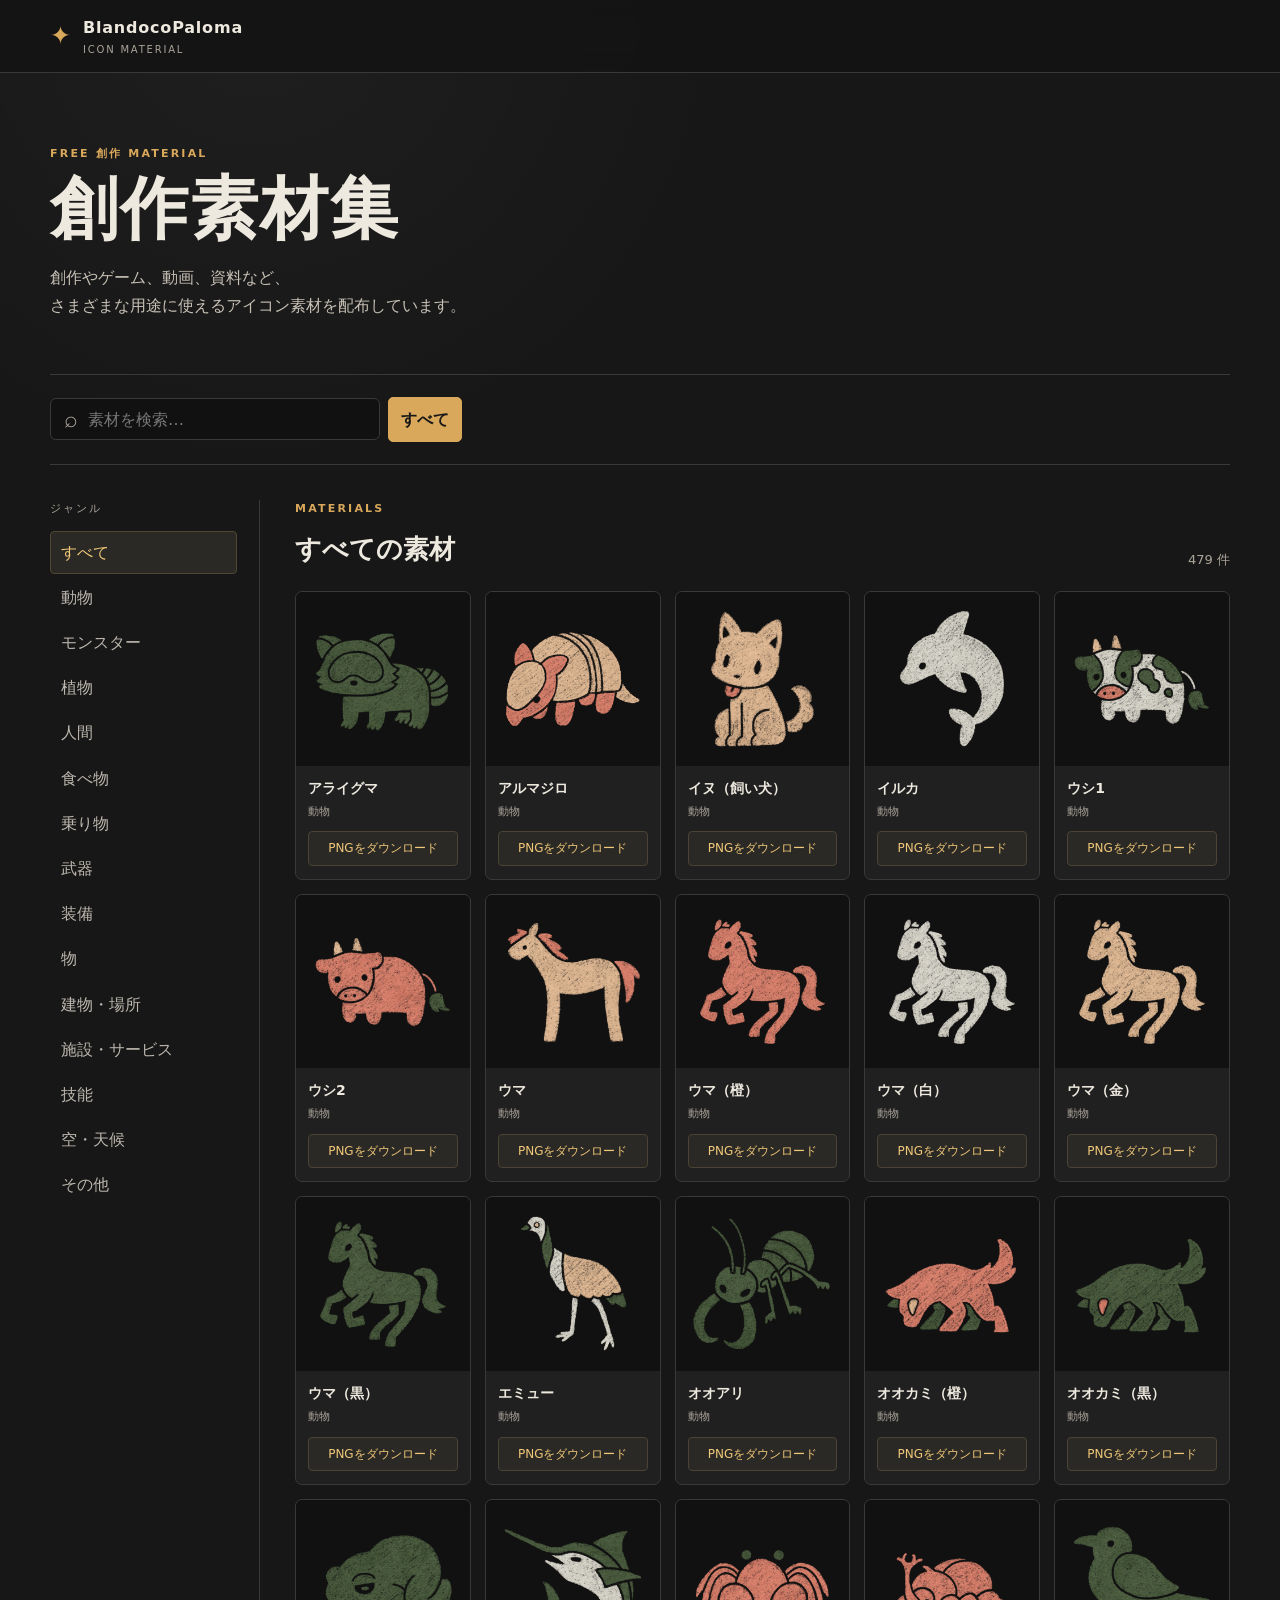
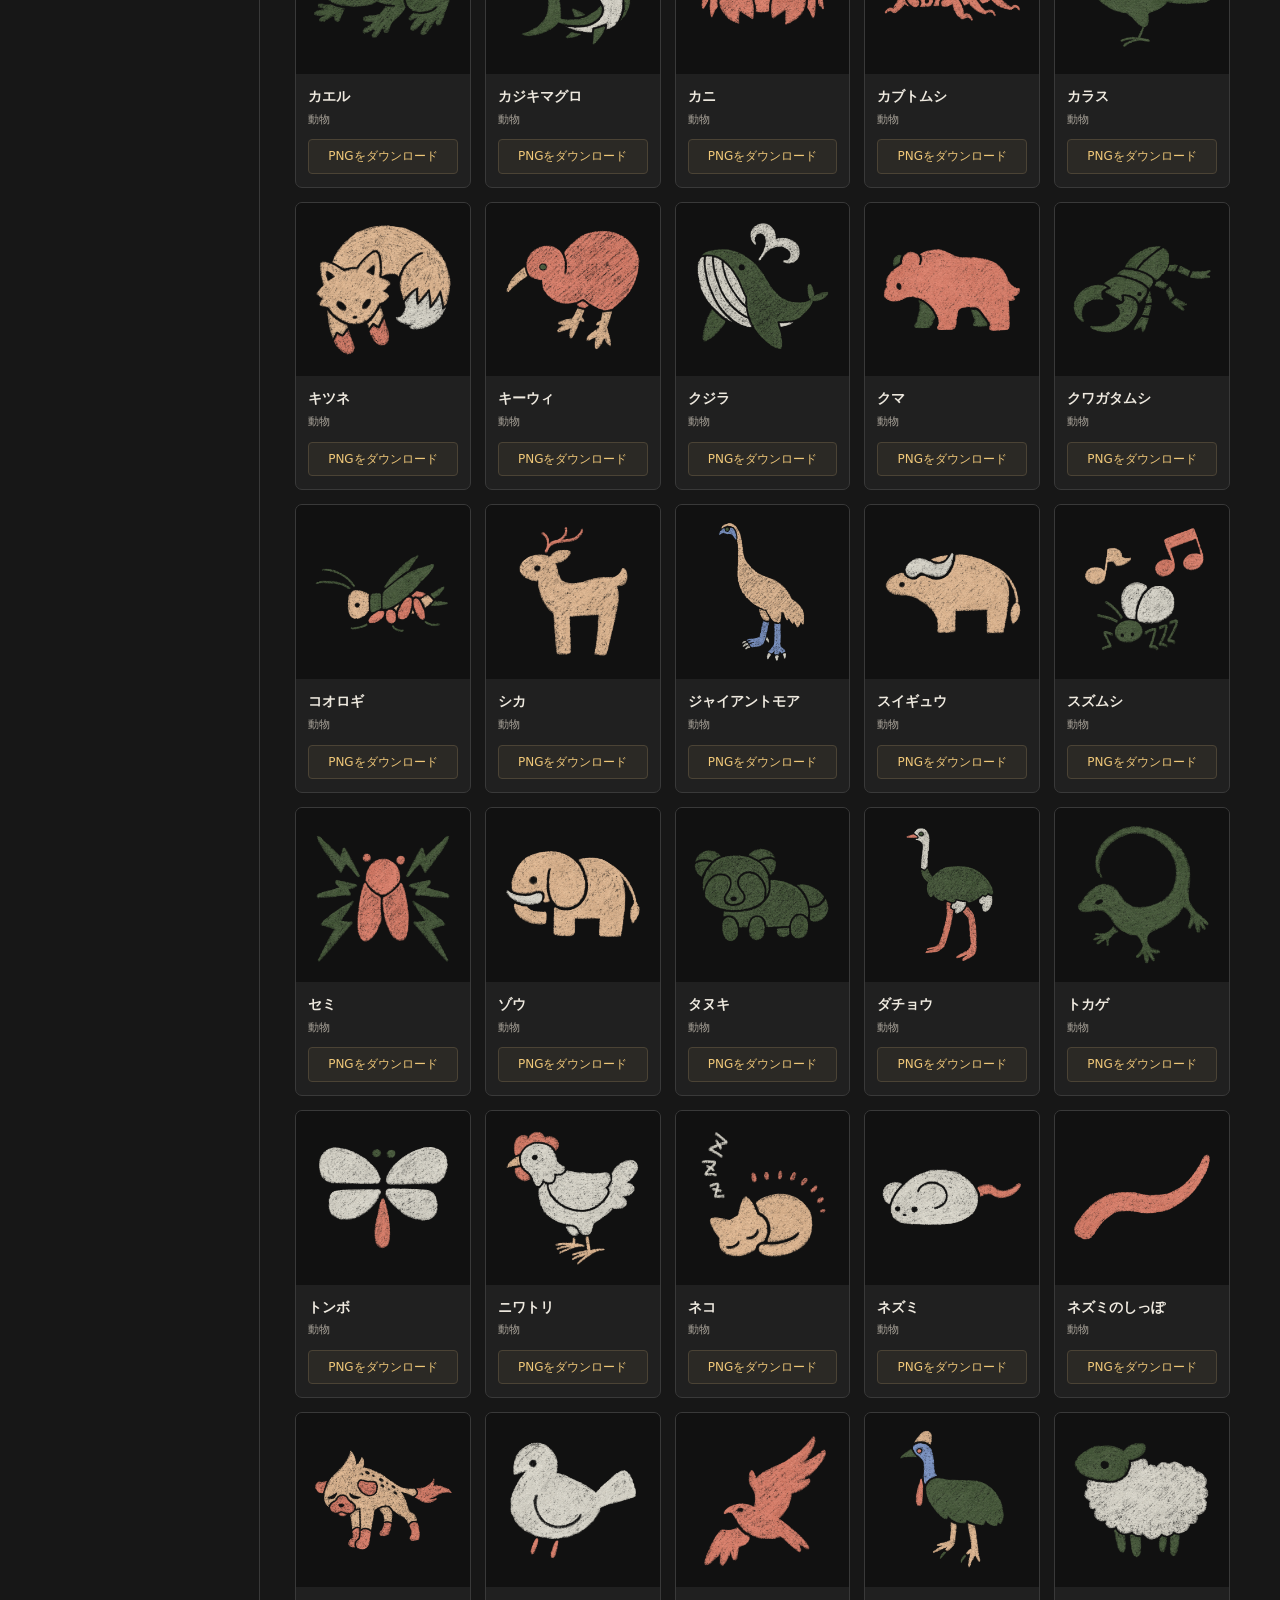
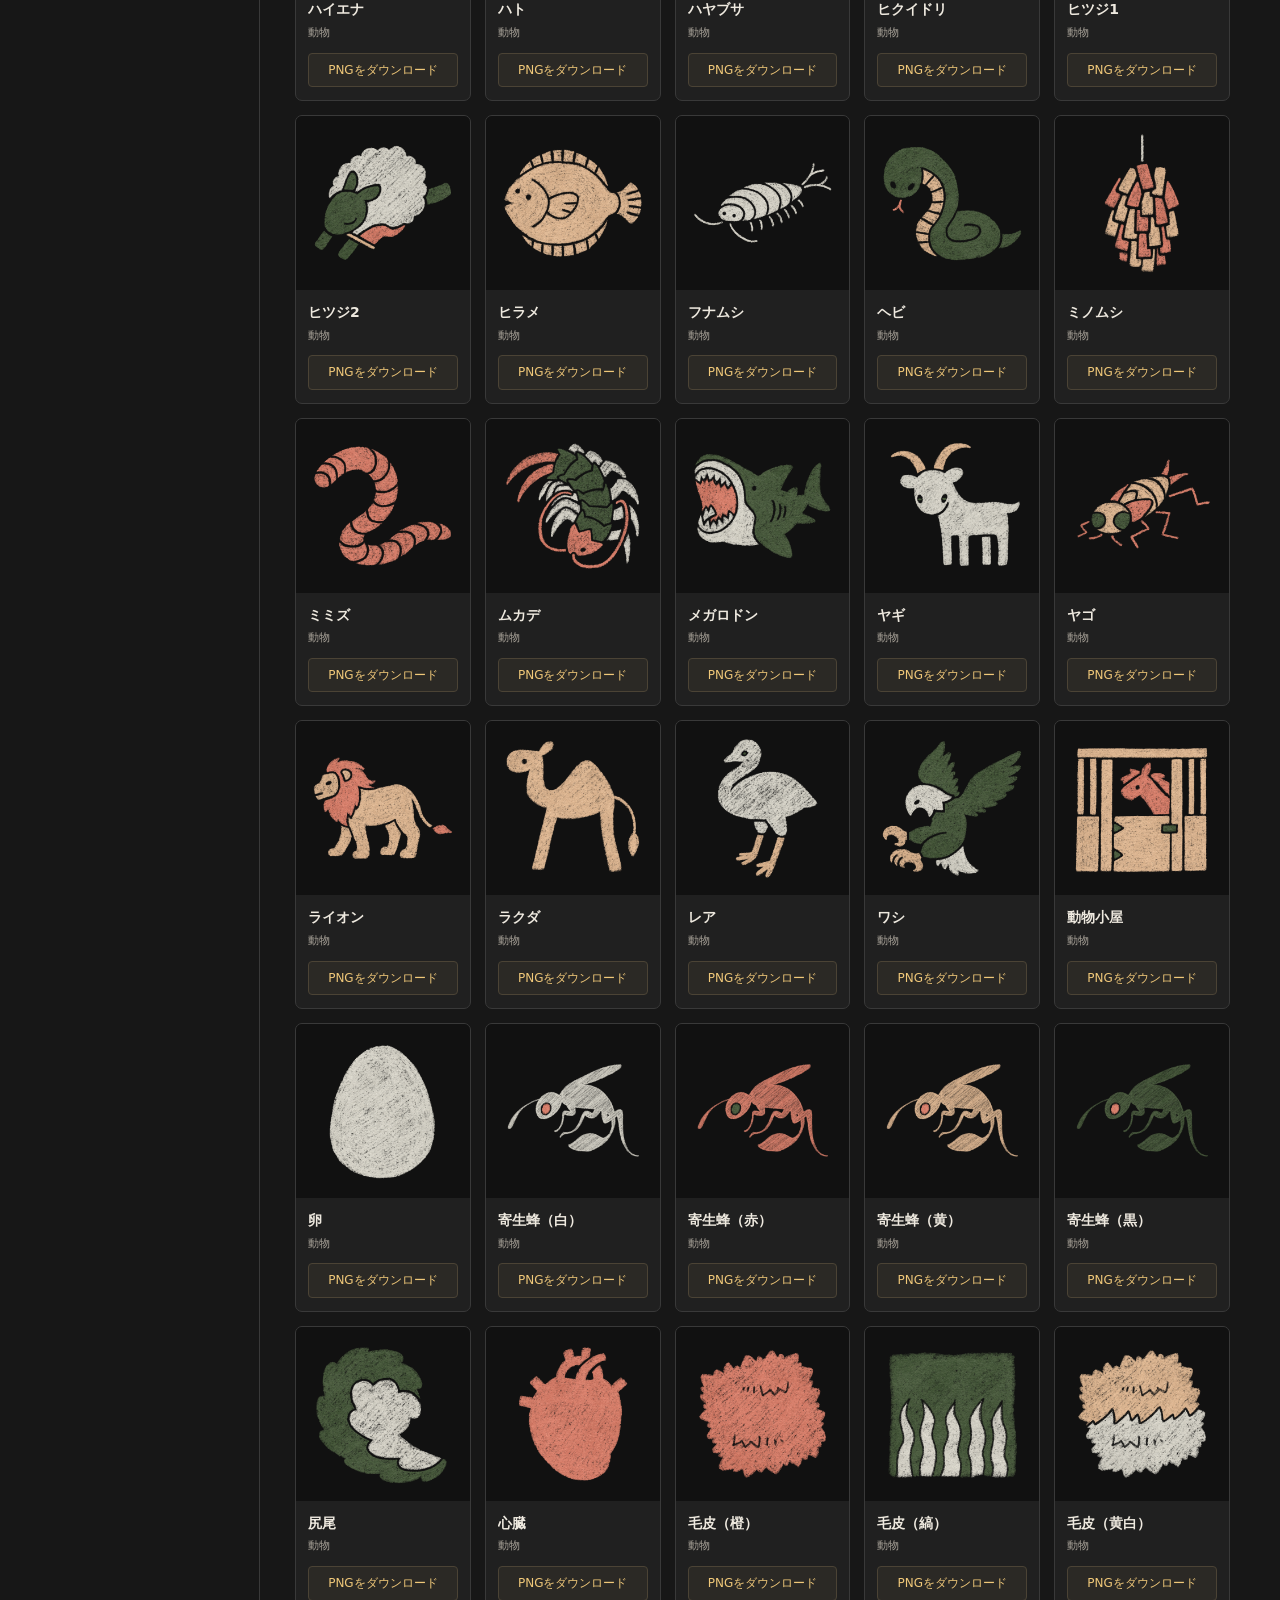
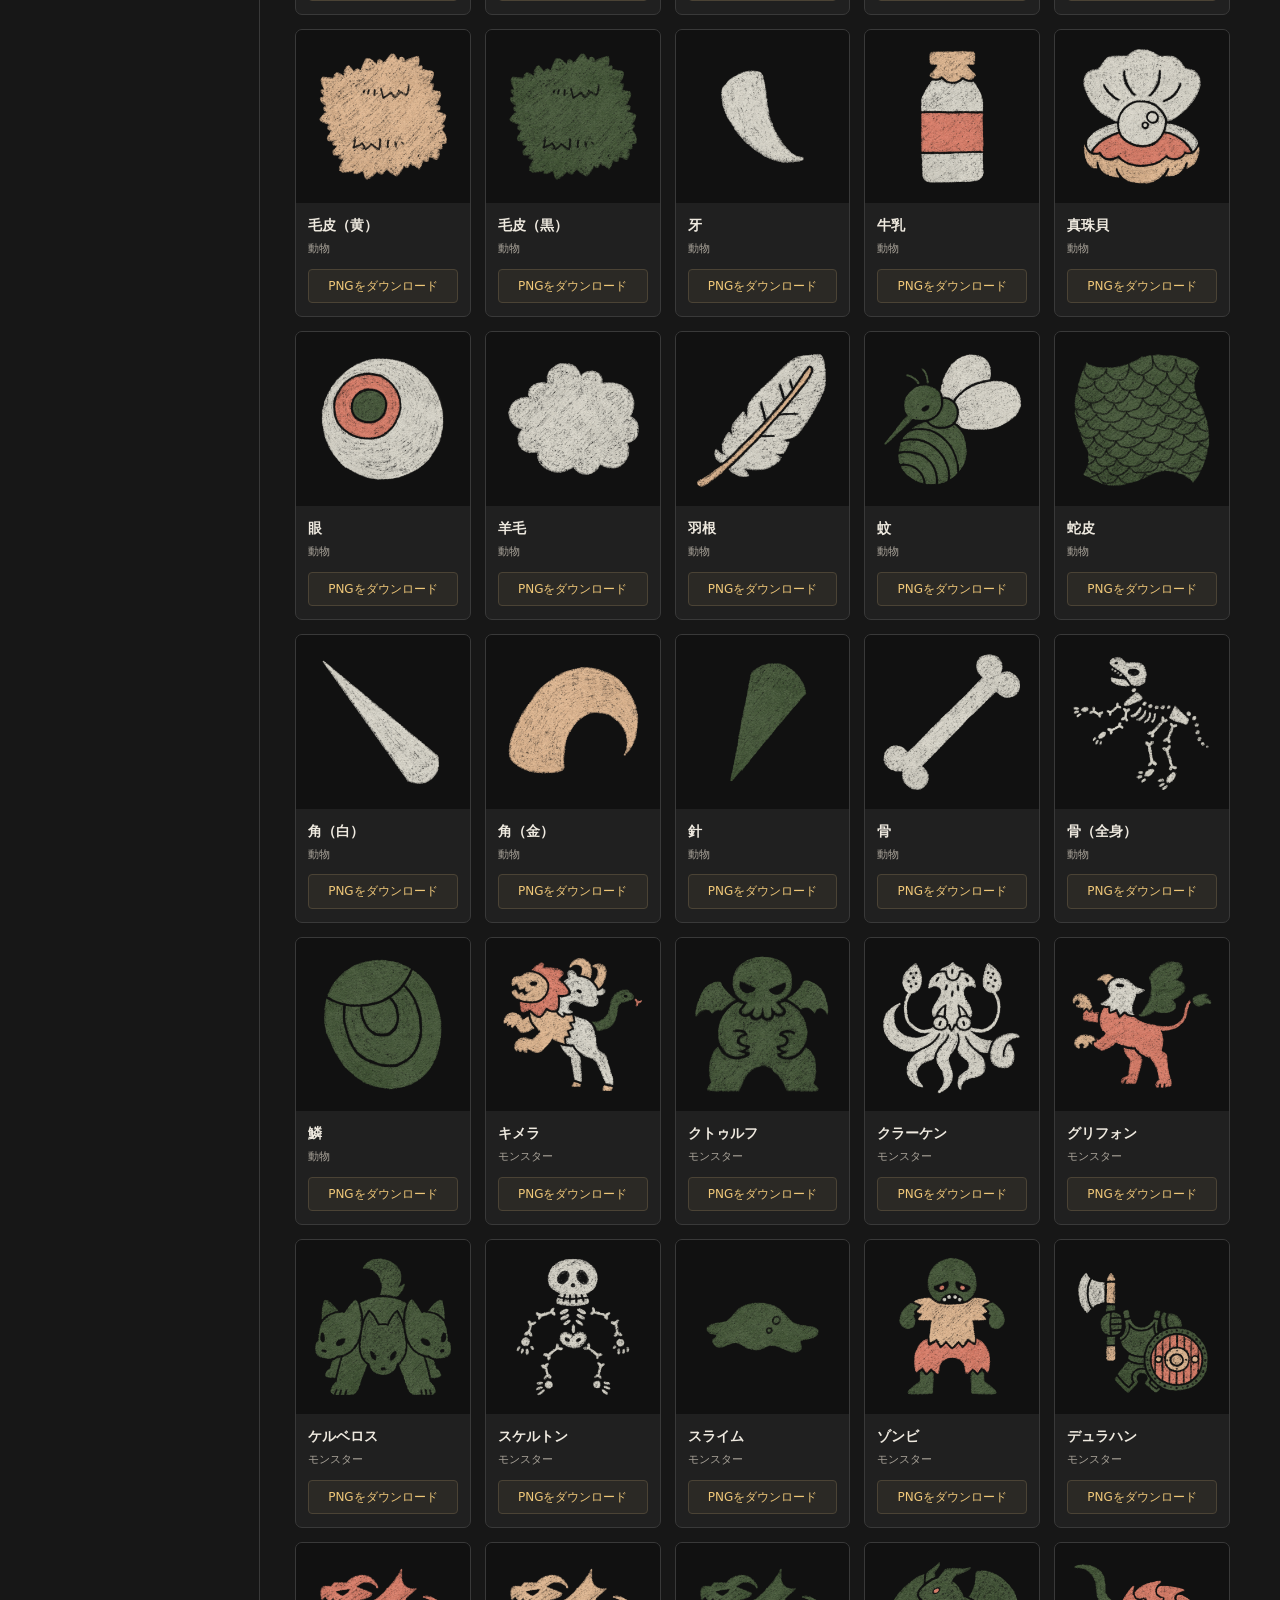
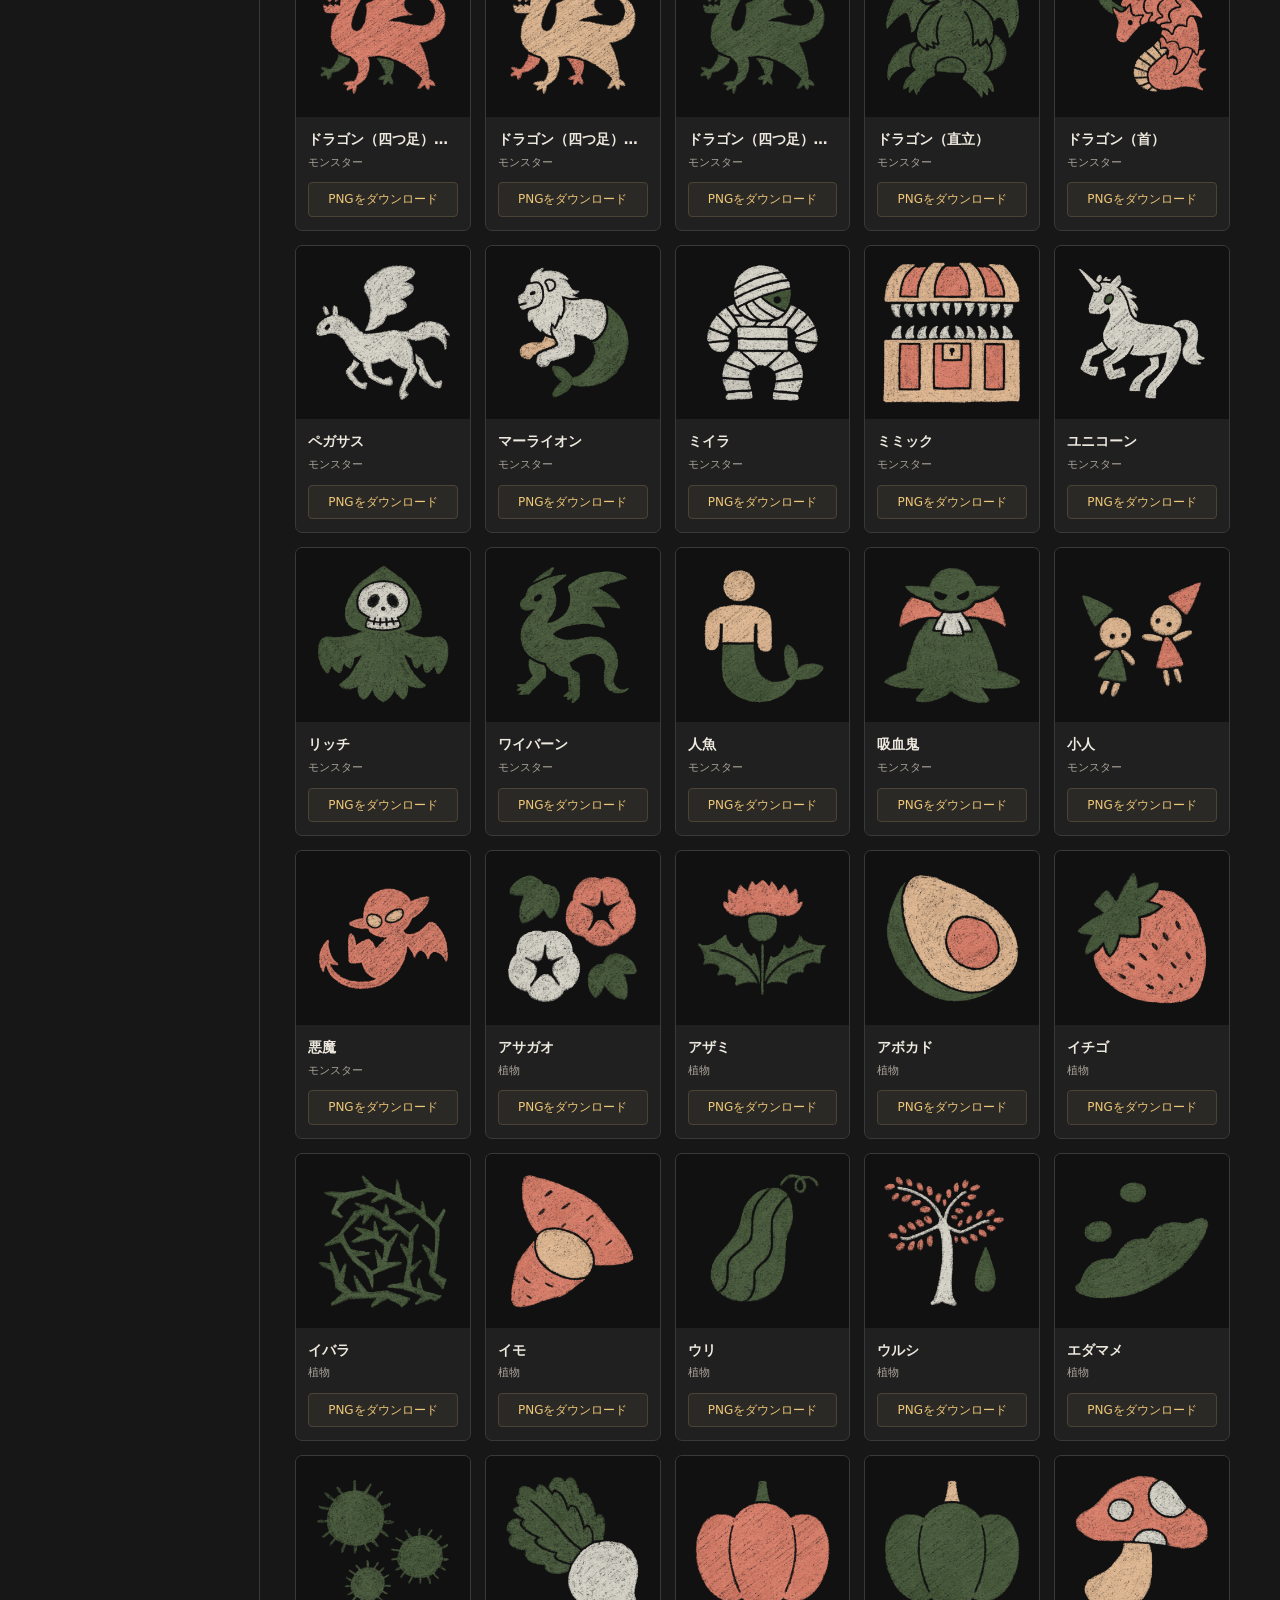
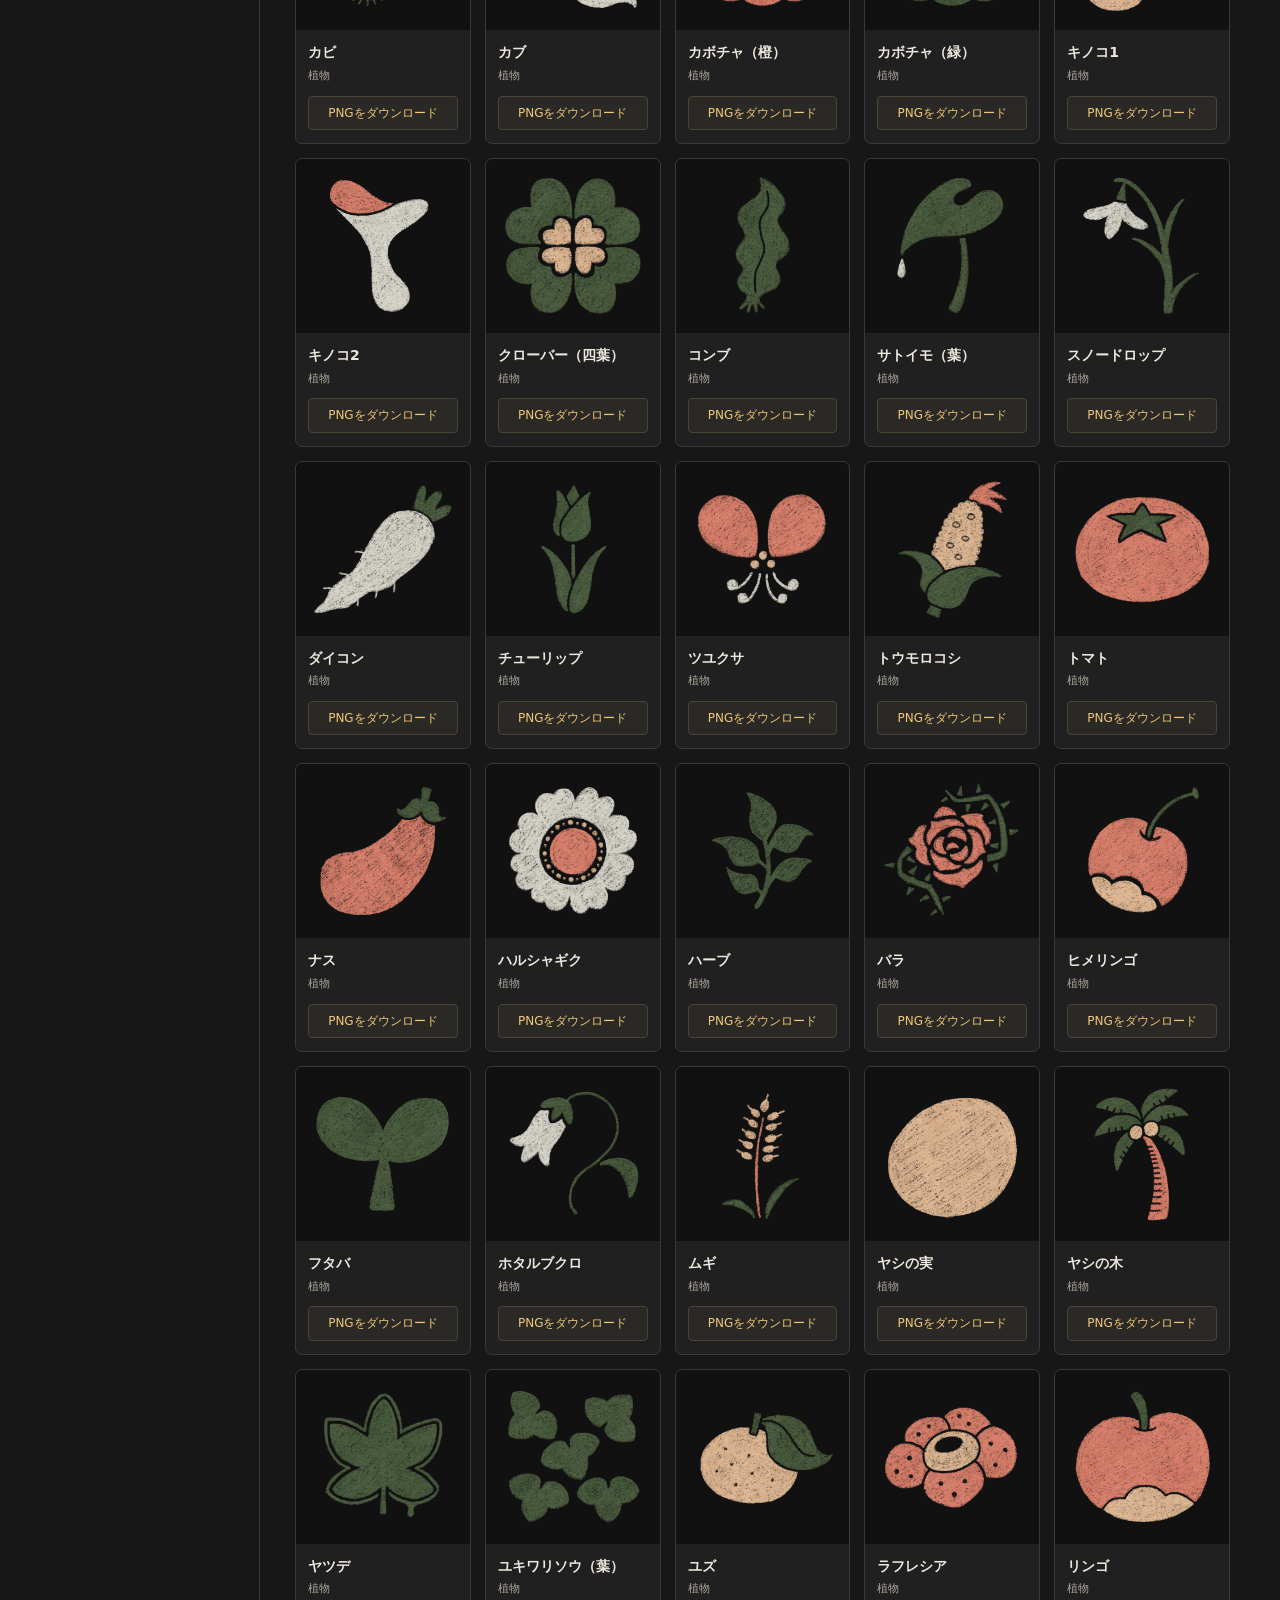
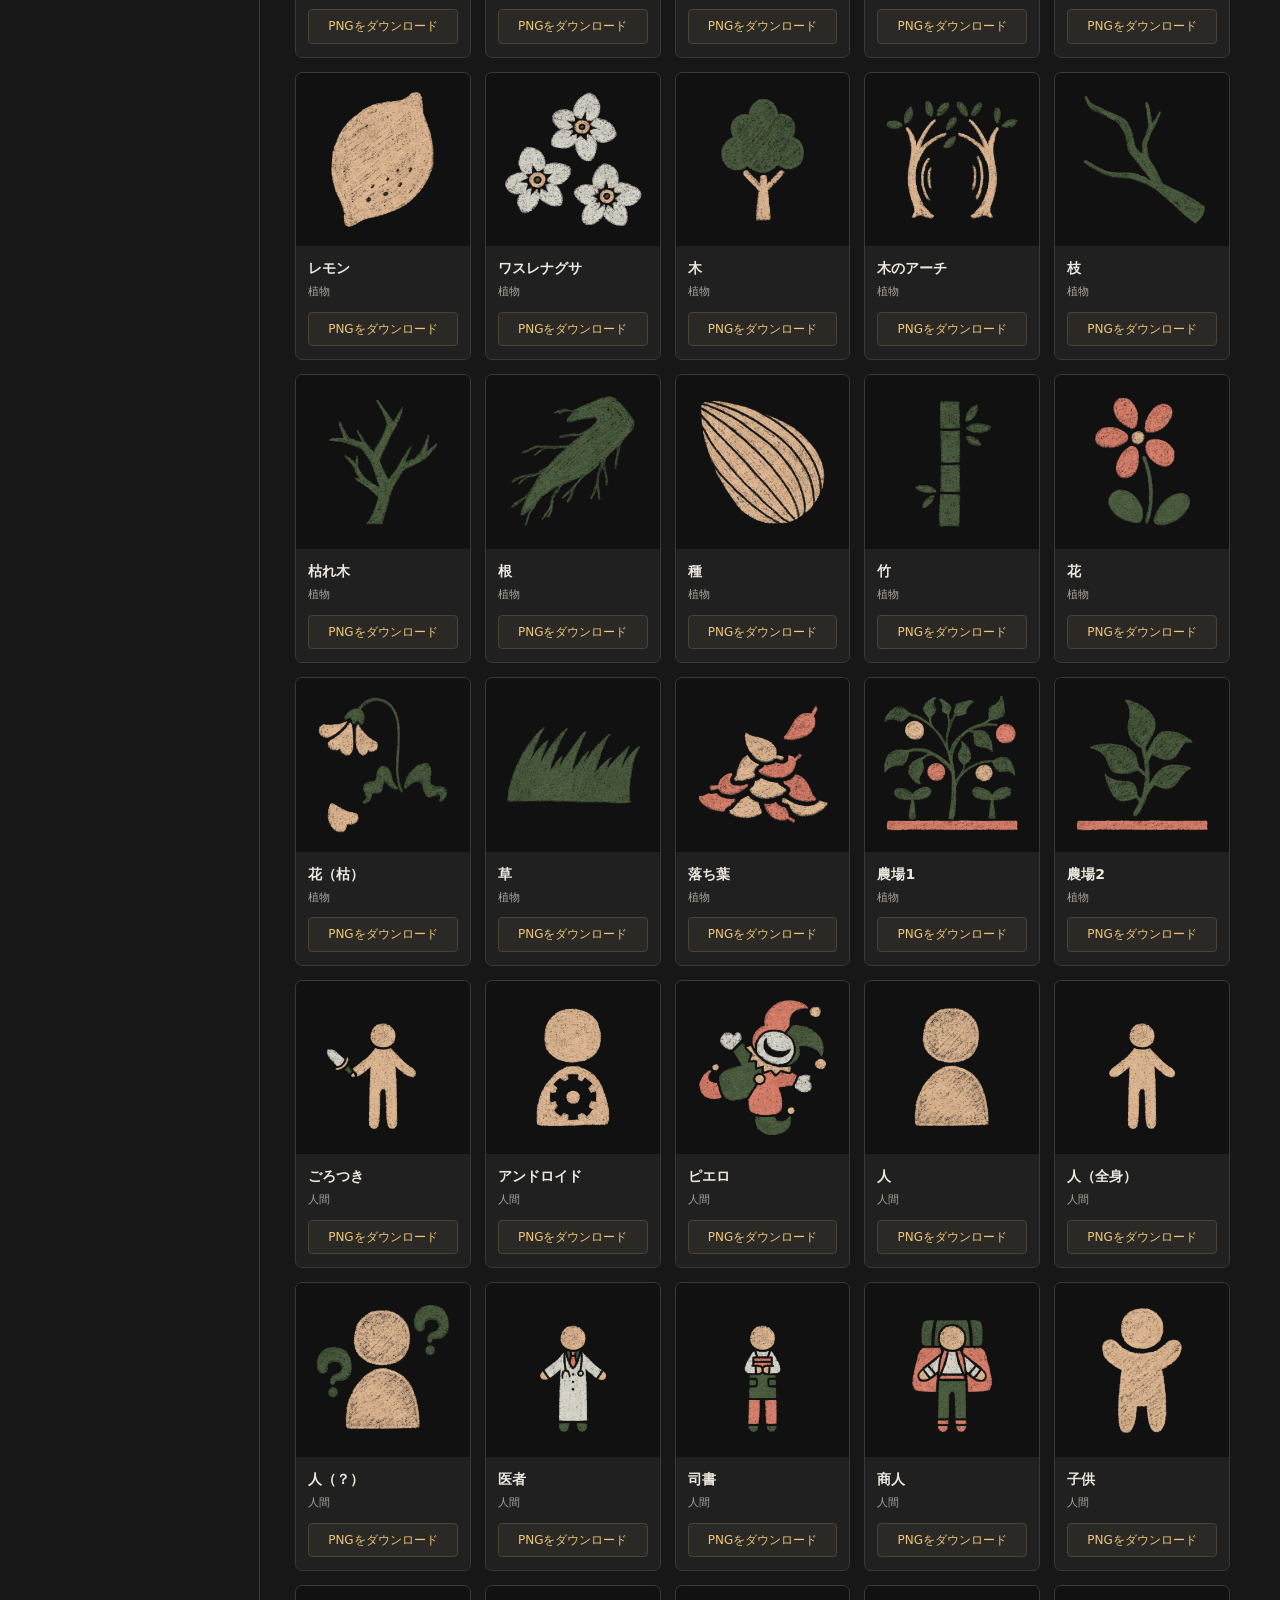
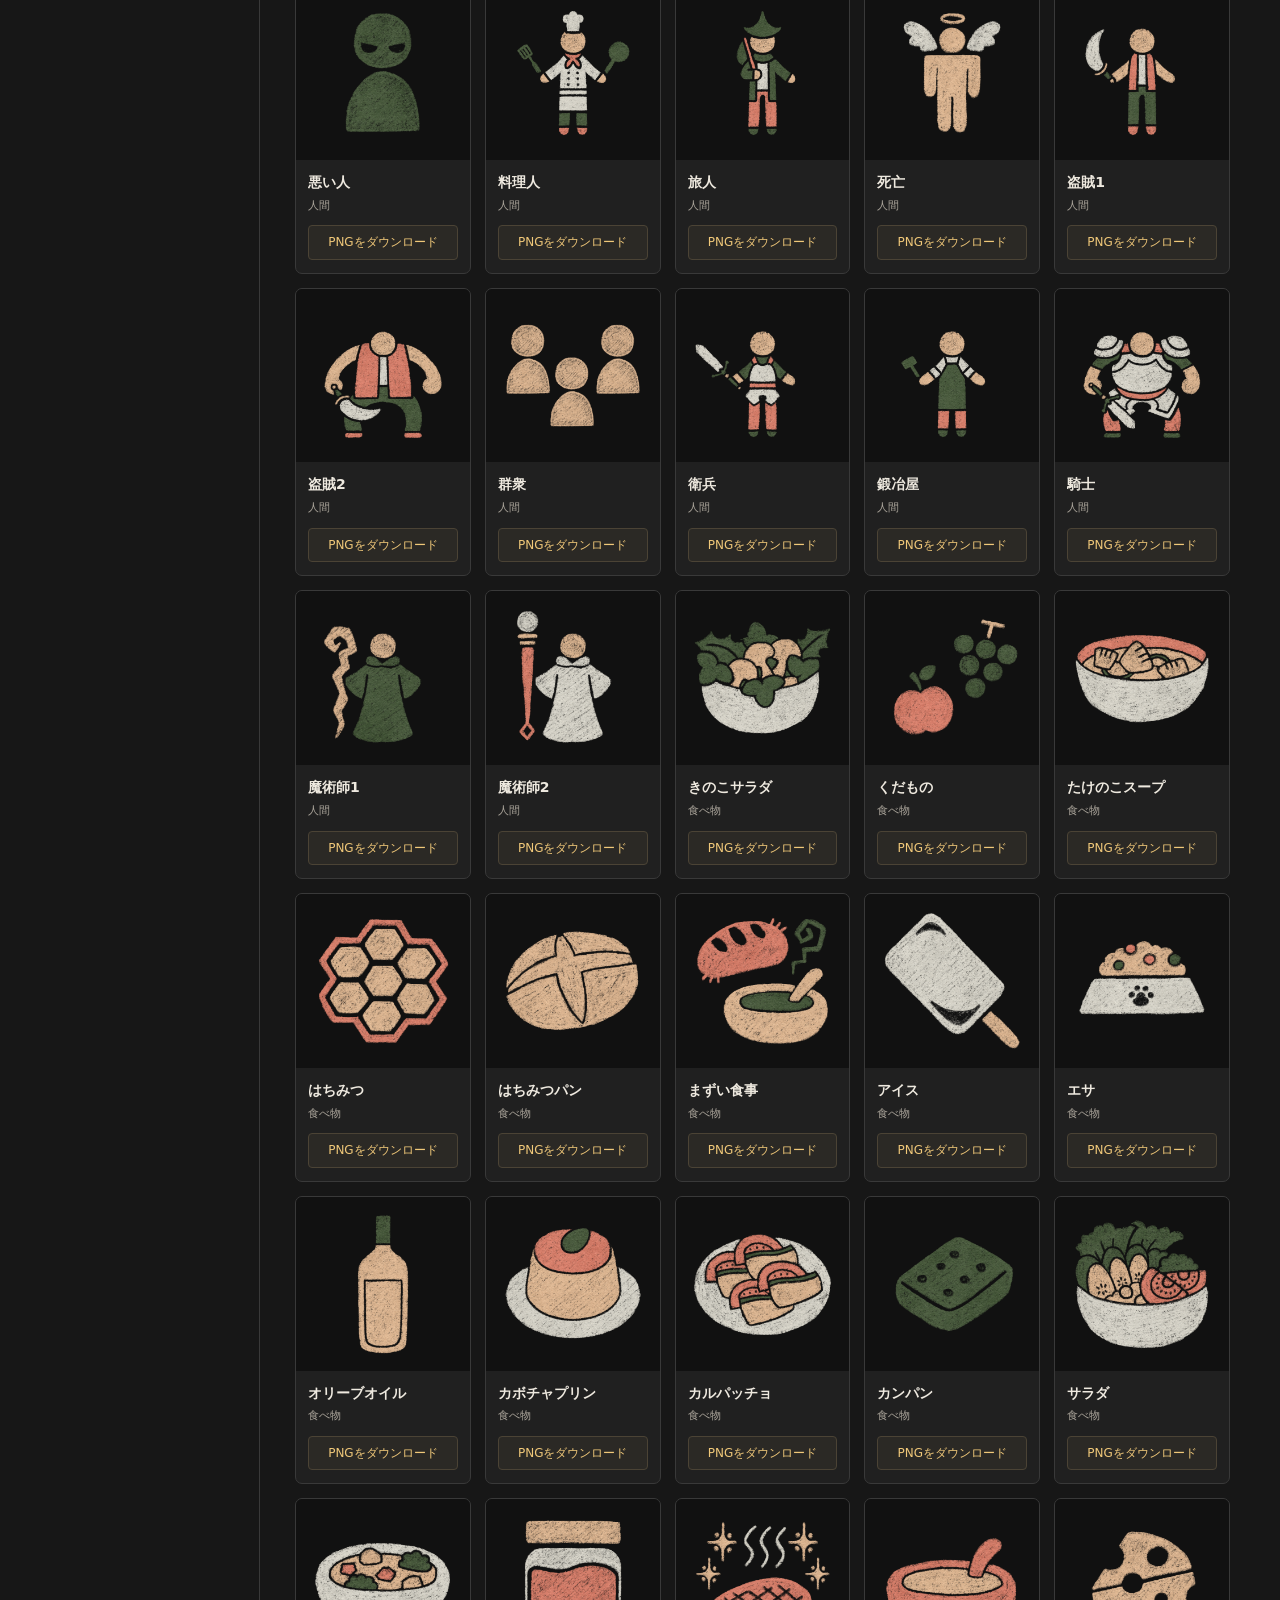
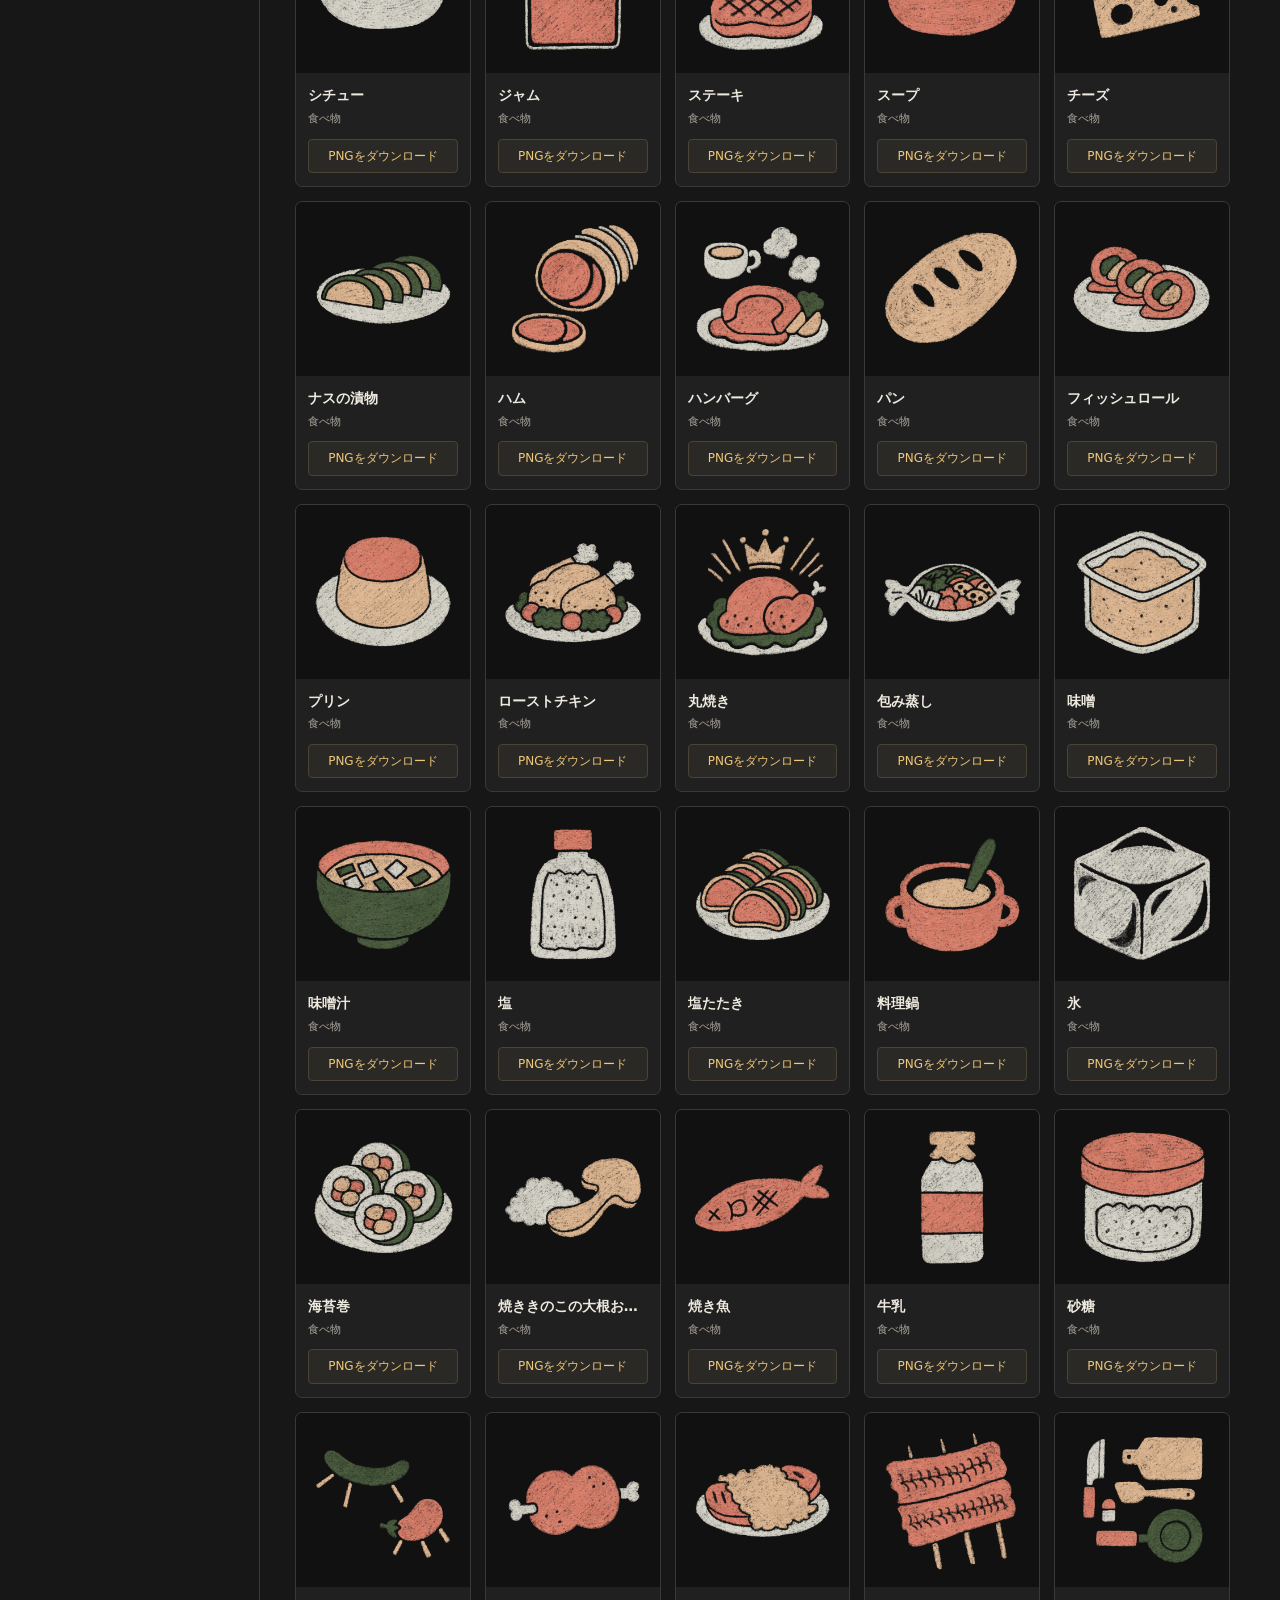
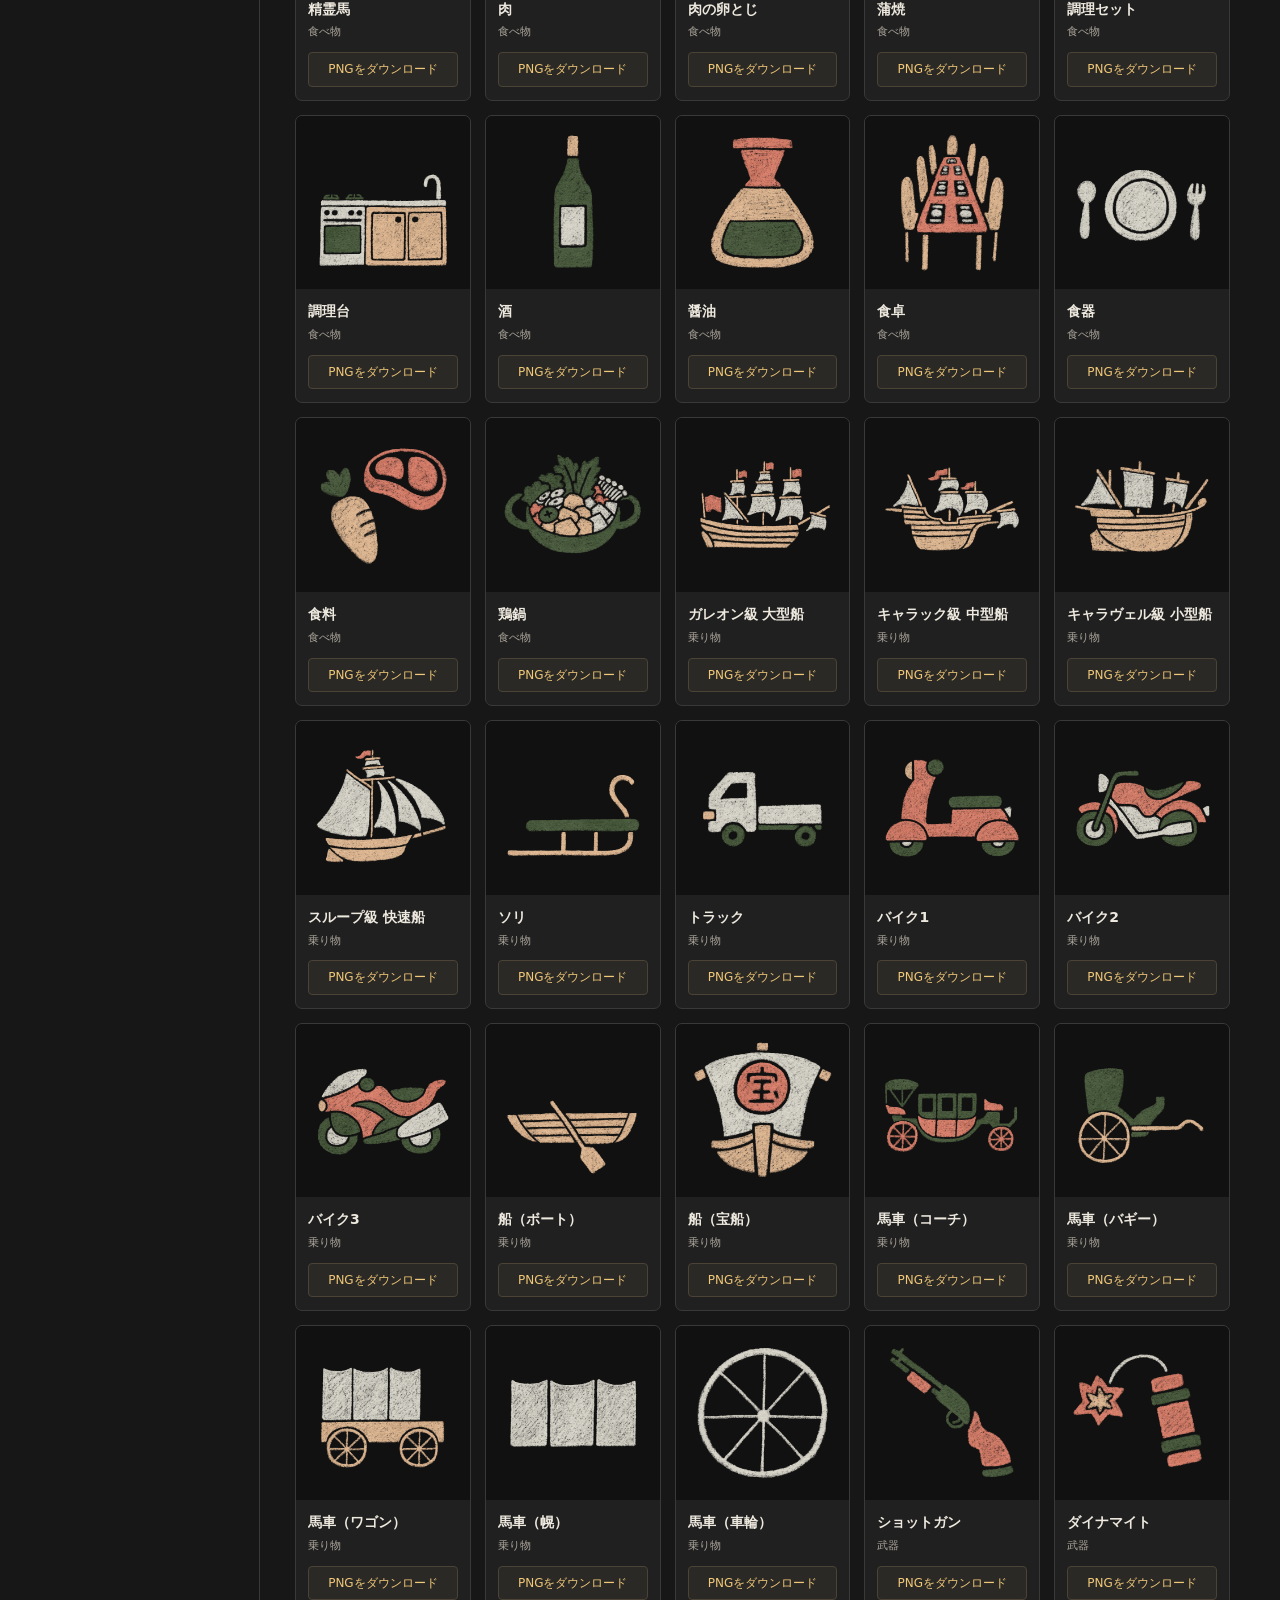
<file: index.html>
<!doctype html>
<html lang="ja">
<head>
  <meta charset="utf-8">
  <meta name="viewport" content="width=device-width,initial-scale=1">
  <title>BlandocoPaloma アイコン素材集</title>
  <meta name="description" content="さまざまな用途に使えるアイコン素材を配布しています。">
  <link rel="stylesheet" href="style.css">
</head>
<body>
  <header class="site-header">
    <div class="wrap header-inner">
      <a class="brand" href="./">
        <span class="brand-mark">✦</span>
        <span>
          <strong>BlandocoPaloma</strong>
          <small>ICON MATERIAL</small>
        </span>
      </a>
      <button class="menu-button" id="menuButton" aria-label="メニュー">☰</button>
    </div>
  </header>

  <main class="wrap">
    <section class="hero">
      <p class="eyebrow">FREE 創作 MATERIAL</p>
      <h1>創作素材集</h1>
      <p class="hero-text">創作やゲーム、動画、資料など、<br>さまざまな用途に使えるアイコン素材を配布しています。</p>
    </section>

    <section class="toolbar">
      <label class="search">
        <span>⌕</span>
        <input id="searchInput" type="search" placeholder="素材を検索…">
      </label>
      <button class="filter-button active" data-category="all">すべて</button>
      <div id="categoryButtons" class="category-buttons"></div>
    </section>

    <section class="content">
      <aside class="sidebar" id="sidebar">
        <div class="sidebar-title">ジャンル</div>
        <button class="side-link active" data-category="all">すべて</button>
        <div id="sidebarCategories"></div>
      </aside>

      <div class="results">
        <div class="results-head">
          <div>
            <p class="eyebrow">MATERIALS</p>
            <h2 id="resultTitle">すべての素材</h2>
          </div>
          <span id="resultCount" class="count"></span>
        </div>
        <div id="materialGrid" class="material-grid"></div>
        <div id="emptyState" class="empty" hidden>
          <div class="empty-icon">?</div>
          <h3>素材が見つかりません</h3>
          <p>検索語やジャンルを変えてみてください。</p>
        </div>
      </div>
    </section>
  </main>

  <footer>
    <div class="wrap footer-inner">
      <div>
        <strong>BlandocoPaloma アイコン素材集</strong>
        <p>創作や動画、ゲーム、資料など、さまざまな用途に使える素材を少しずつ追加しています。</p>
      </div>
      <div class="footer-links">
        <a href="terms.html">利用規約</a>
        <a href="about.html">このサイトについて</a>
      </div>
    </div>
  </footer>

  <script src="materials.js"></script>
  <script src="app.js"></script>
</body>
</html>
</file>
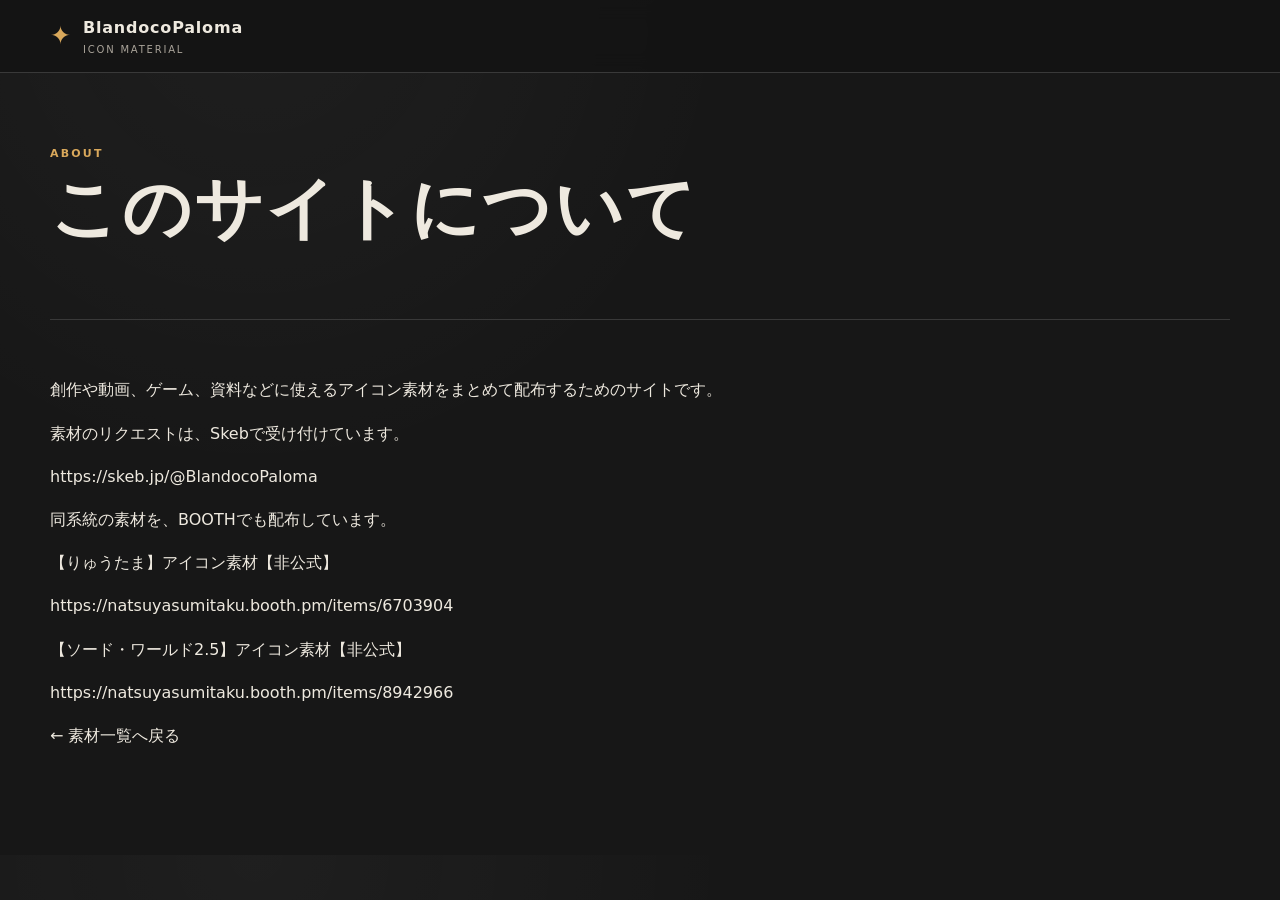
<file: about.html>
<!doctype html>
<html lang="ja"><head><meta charset="utf-8"><meta name="viewport" content="width=device-width,initial-scale=1">
<title>このサイトについて - BlandocoPaloma アイコン素材集</title><link rel="stylesheet" href="style.css"></head>
<body><header class="site-header"><div class="wrap header-inner"><a class="brand" href="./"><span class="brand-mark">✦</span><span><strong>BlandocoPaloma</strong><small>ICON MATERIAL</small></span></a></div></header>
<main class="wrap"><section class="hero"><p class="eyebrow">ABOUT</p><h1>このサイトについて</h1></section>
<section style="max-width:760px;padding:40px 0 90px">
<p>創作や動画、ゲーム、資料などに使えるアイコン素材をまとめて配布するためのサイトです。</p>

<p>素材のリクエストは、Skebで受け付けています。</p>
<p><a href="https://skeb.jp/@BlandocoPaloma">https://skeb.jp/@BlandocoPaloma</a></p>

<p>同系統の素材を、BOOTHでも配布しています。</p>

<p>【りゅうたま】アイコン素材【非公式】</p>
<p><a href="https://natsuyasumitaku.booth.pm/items/6703904">https://natsuyasumitaku.booth.pm/items/6703904</a></p>

<p>【ソード・ワールド2.5】アイコン素材【非公式】</p>
<p><a href="https://natsuyasumitaku.booth.pm/items/8942966">https://natsuyasumitaku.booth.pm/items/8942966</a></p>

<p><a href="./">← 素材一覧へ戻る</a></p>
</section></main></body></html>
</file>
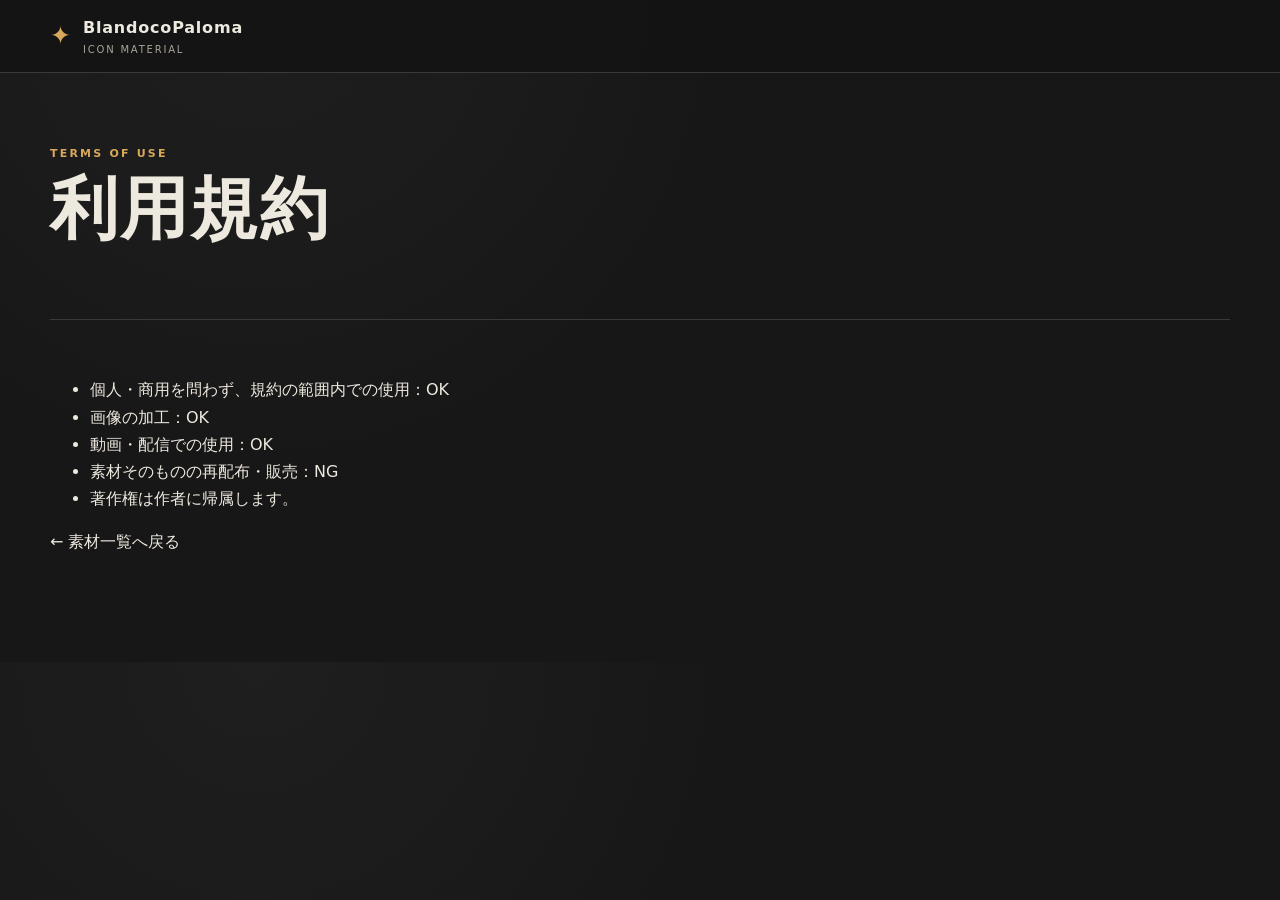
<file: terms.html>
<!doctype html>
<html lang="ja"><head><meta charset="utf-8"><meta name="viewport" content="width=device-width,initial-scale=1">
<title>利用規約 - BlandocoPaloma アイコン素材集</title><link rel="stylesheet" href="style.css"></head>
<body><header class="site-header"><div class="wrap header-inner"><a class="brand" href="./"><span class="brand-mark">✦</span><span><strong>BlandocoPaloma</strong><small>ICON MATERIAL</small></span></a></div></header>
<main class="wrap"><section class="hero"><p class="eyebrow">TERMS OF USE</p><h1>利用規約</h1></section>
<section style="max-width:760px;padding:40px 0 90px">
<ul><li>個人・商用を問わず、規約の範囲内での使用：OK</li><li>画像の加工：OK</li><li>動画・配信での使用：OK</li><li>素材そのものの再配布・販売：NG</li><li>著作権は作者に帰属します。</li></ul>
<p><a href="./">← 素材一覧へ戻る</a></p>
</section></main></body></html>
</file>
<file: style.css>
@charset "UTF-8";

:root{
  --bg:#171717;
  --panel:#202020;
  --panel2:#252525;
  --line:#393939;
  --text:#eee9df;
  --muted:#aaa49a;
  --accent:#d9a85b;
  --accent2:#f0c879;
  --paper:#e7dfce;
  --shadow:0 12px 30px rgba(0,0,0,.25);
}
*{box-sizing:border-box}
html{scroll-behavior:smooth}
body{
  margin:0;
  background:
    radial-gradient(circle at 20% 0%,rgba(255,255,255,.035),transparent 30rem),
    var(--bg);
  color:var(--text);
  font-family:system-ui,-apple-system,BlinkMacSystemFont,"Yu Gothic","Hiragino Kaku Gothic ProN",sans-serif;
  line-height:1.7;
}
a{color:inherit;text-decoration:none}
button,input{font:inherit}
.wrap{width:min(1180px,calc(100% - 40px));margin:auto}
.site-header{
  border-bottom:1px solid var(--line);
  background:rgba(20,20,20,.92);
  position:sticky;top:0;z-index:20;
  backdrop-filter:blur(10px);
}
.header-inner{height:72px;display:flex;align-items:center;justify-content:space-between}
.brand{display:flex;gap:12px;align-items:center}
.brand-mark{font-size:25px;color:var(--accent)}
.brand strong{display:block;letter-spacing:.05em}
.brand small{display:block;color:var(--muted);font-size:10px;letter-spacing:.18em}
.menu-button{display:none;background:none;border:0;color:var(--text);font-size:25px}

.hero{
  padding:72px 0 55px;
  border-bottom:1px solid var(--line);
}
.eyebrow{
  margin:0 0 8px;color:var(--accent);
  font-size:11px;font-weight:700;letter-spacing:.2em;
}
h1{font-size:clamp(38px,7vw,68px);line-height:1.1;margin:0 0 18px;letter-spacing:.03em}
.hero-text{color:#c7c1b6;margin:0;font-size:16px}

.toolbar{
  display:flex;gap:8px;align-items:center;flex-wrap:wrap;
  padding:22px 0;border-bottom:1px solid var(--line);
}
.search{
  display:flex;align-items:center;gap:8px;
  width:min(330px,100%);height:42px;padding:0 13px;
  border:1px solid var(--line);background:#111;border-radius:6px;
}
.search span{font-size:23px;color:var(--muted)}
.search input{width:100%;border:0;outline:0;background:transparent;color:var(--text)}
.search input::placeholder{color:#777}
.filter-button,.category-chip{
  border:1px solid var(--line);background:#222;color:#bbb;
  border-radius:5px;padding:8px 12px;cursor:pointer;
}
.filter-button:hover,.category-chip:hover,.side-link:hover{border-color:#666;color:var(--text)}
.filter-button.active{background:var(--accent);border-color:var(--accent);color:#171717;font-weight:700}
.category-buttons{display:none}

.content{display:grid;grid-template-columns:210px 1fr;gap:35px;padding:35px 0 80px}
.sidebar{border-right:1px solid var(--line);padding-right:22px}
.sidebar-title{font-size:11px;letter-spacing:.18em;color:var(--muted);margin-bottom:12px}
.side-link{
  display:block;width:100%;text-align:left;padding:7px 10px;
  border:1px solid transparent;background:transparent;color:#bcb7ae;
  border-radius:4px;cursor:pointer;margin-bottom:2px;
}
.side-link.active{background:#2b2925;color:var(--accent2);border-color:#514631}
.results-head{display:flex;align-items:end;justify-content:space-between;margin-bottom:20px}
.results-head h2{margin:0;font-size:26px}
.count{color:var(--muted);font-size:13px}

.material-grid{
  display:grid;grid-template-columns:repeat(auto-fill,minmax(150px,1fr));gap:14px;
}
.card{
  min-width:0;background:var(--panel);border:1px solid var(--line);
  border-radius:7px;overflow:hidden;transition:.18s ease;
}
.card:hover{transform:translateY(-2px);border-color:#5c513e;box-shadow:var(--shadow)}
.thumb{
  aspect-ratio:1;background:#111;display:grid;place-items:center;
  padding:16px;position:relative;
}
.thumb img{max-width:100%;max-height:100%;object-fit:contain}
.placeholder{
  width:55%;height:55%;border:1px dashed #555;display:grid;place-items:center;
  color:#777;font-size:11px;text-align:center;
}
.card-info{padding:11px 12px 13px}
.card-name{font-size:14px;font-weight:700;white-space:nowrap;overflow:hidden;text-overflow:ellipsis}
.card-category{font-size:11px;color:var(--muted);margin-top:2px}
.download{
  display:block;text-align:center;margin-top:10px;padding:6px 8px;
  background:#2b2925;border:1px solid #4b4335;border-radius:4px;
  color:var(--accent2);font-size:12px;
}
.download:hover{background:#373228}

.empty{text-align:center;padding:80px 20px;color:var(--muted)}
.empty-icon{margin:auto;width:45px;height:45px;border:1px solid #555;border-radius:50%;display:grid;place-items:center}
.empty h3{color:var(--text);margin:15px 0 3px}

footer{border-top:1px solid var(--line);background:#111;padding:30px 0}
.footer-inner{display:flex;justify-content:space-between;gap:30px}
footer p{margin:5px 0 0;color:var(--muted);font-size:12px}
.footer-links{display:flex;gap:18px;color:#aaa;font-size:13px}
.footer-links a:hover{color:var(--accent2)}

@media(max-width:760px){
  .wrap{width:min(100% - 24px,1180px)}
  .header-inner{height:62px}
  .menu-button{display:block}
  .hero{padding:48px 0 38px}
  .content{display:block;padding-top:22px}
  .sidebar{display:none}
  .sidebar.open{display:block;border-right:0;border-bottom:1px solid var(--line);padding:0 0 18px;margin-bottom:22px}
  .category-buttons{display:flex;overflow:auto;gap:7px;width:100%;padding-bottom:2px}
  .toolbar{padding:15px 0}
  .search{width:100%;order:-1}
  .material-grid{grid-template-columns:repeat(2,minmax(0,1fr));gap:10px}
  .footer-inner{display:block}
  .footer-links{margin-top:18px}
}
</file>
